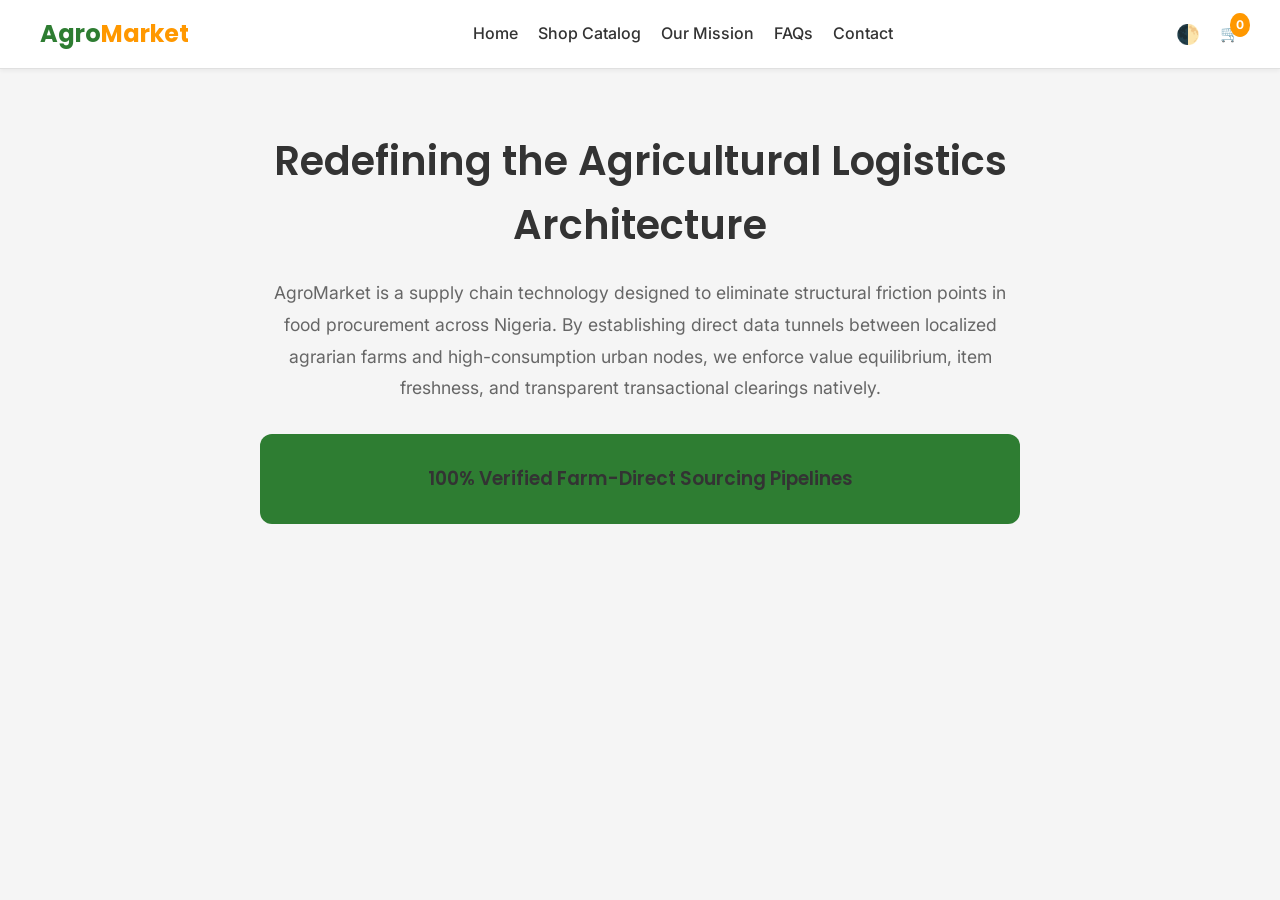
<file: about.html>
<!DOCTYPE html>
<html lang="en">
<head>
    <meta charset="UTF-8">
    <meta name="viewport" content="width=device-width, initial-scale=1.0">
    <title>Enterprise Vision - AgroMarket</title>
    <link rel="stylesheet" href="styles.css">
    <link rel="stylesheet" href="responsive.css">
</head>
<body>

    <header>
        <div class="container navbar">
            <a href="index.html" class="logo">Agro<span>Market</span></a>
            <ul class="nav-menu">
                <li><a href="index.html" class="nav-link">Home</a></li>
                <li><a href="products.html" class="nav-link">Shop Catalog</a></li>
                <li><a href="about.html" class="nav-link">Our Mission</a></li>
                <li><a href="faq.html" class="nav-link">FAQs</a></li>
                <li><a href="contact.html" class="nav-link">Contact</a></li>
            </ul>
            <div class="nav-actions">
                <span class="theme-toggle">🌓</span>
                <div class="cart-icon-wrapper" onclick="window.location.href='cart.html'">🛒<span class="cart-badge">0</span></div>
            </div>
        </div>
    </header>

    <main class="container" style="margin-top:60px; max-width:800px; text-align:center;">
        <h1 style="font-size:2.5rem; margin-bottom:20px;">Redefining the Agricultural Logistics Architecture</h1>
        <p style="font-size:1.1rem; color:var(--text-muted); line-height:1.8; margin-bottom:30px;">AgroMarket is a supply chain technology designed to eliminate structural friction points in food procurement across Nigeria. By establishing direct data tunnels between localized agrarian farms and high-consumption urban nodes, we enforce value equilibrium, item freshness, and transparent transactional clearings natively.</p>
        <div style="background:var(--primary-green); color:white; padding:30px; border-radius:12px;"><h3>100% Verified Farm-Direct Sourcing Pipelines</h3></div>
    </main>

    <script src="main.js"></script>
</body>
</html>
</file>
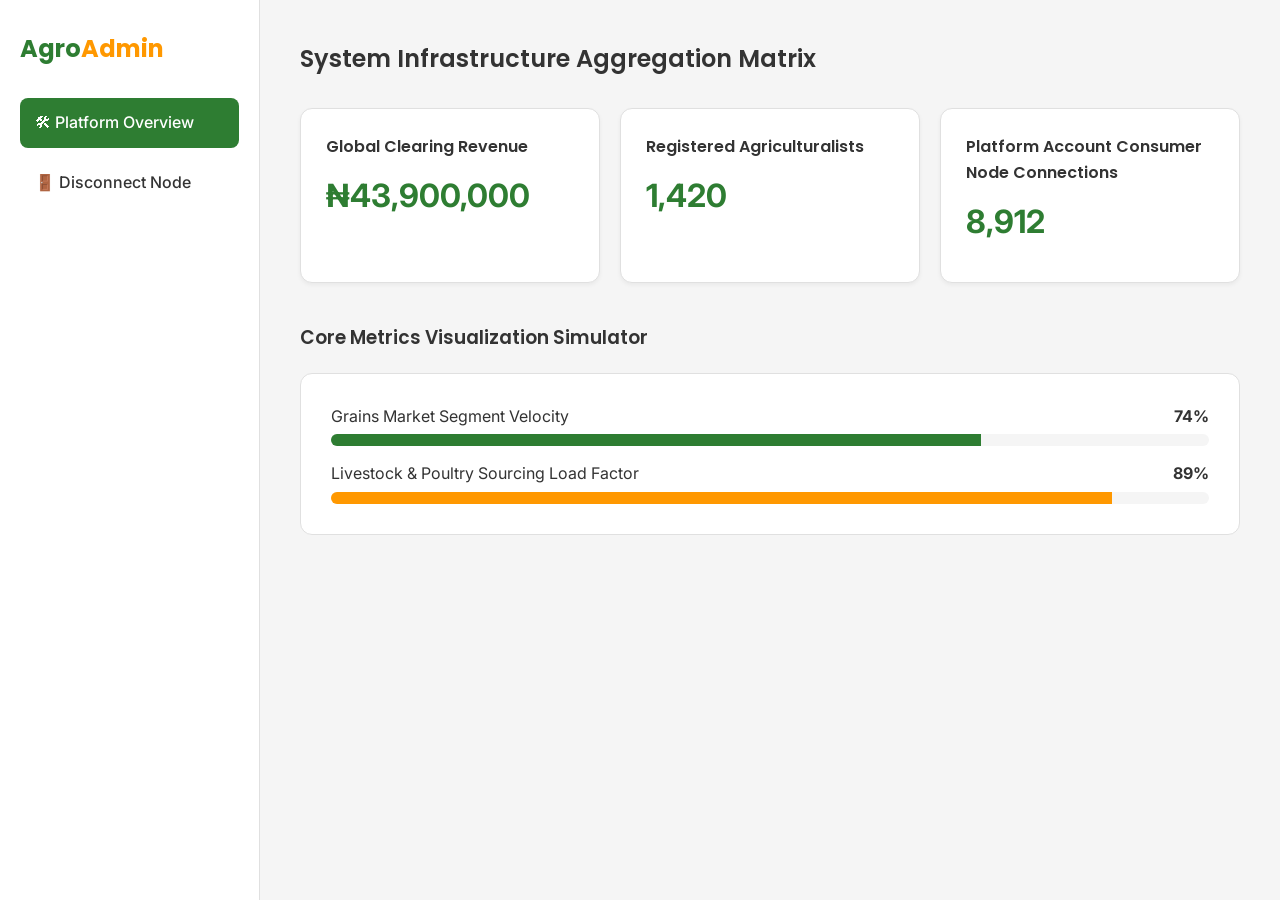
<file: admin-dashboard.html>
<!DOCTYPE html>
<html lang="en">
<head>
    <meta charset="UTF-8">
    <meta name="viewport" content="width=device-width, initial-scale=1.0">
    <title>Root Cluster System Operations Terminal</title>
    <link rel="stylesheet" href="styles.css">
    <link rel="stylesheet" href="dashboard.css">
    <link rel="stylesheet" href="responsive.css">
</head>
<body>

    <div class="dashboard-container">
        <aside class="sidebar">
            <div class="logo">Agro<span>Admin</span></div>
            <ul class="sidebar-menu">
                <li><a href="#" class="sidebar-link active">🛠 Platform Overview</a></li>
                <li><a href="index.html" class="sidebar-link">🚪 Disconnect Node</a></li>
            </ul>
        </aside>

        <main class="main-content">
            <h2>System Infrastructure Aggregation Matrix</h2>
            
            <div class="stats-grid" style="margin-top:30px;">
                <div class="stat-card">
                    <h4>Global Clearing Revenue</h4>
                    <div class="stat-val" data-target="43900000">₦0</div>
                </div>
                <div class="stat-card">
                    <h4>Registered Agriculturalists</h4>
                    <div class="stat-val" data-target="1420">0</div>
                </div>
                <div class="stat-card">
                    <h4>Platform Account Consumer Node Connections</h4>
                    <div class="stat-val" data-target="8912">0</div>
                </div>
            </div>

            <h3>Core Metrics Visualization Simulator</h3>
            <div style="background:var(--bg-white); padding:30px; border-radius:12px; margin-top:20px; border:1px solid var(--border-color)">
                <div style="margin-bottom:15px;">
                    <div style="display:flex; justify-content:space-between; margin-bottom:5px;"><span>Grains Market Segment Velocity</span><strong>74%</strong></div>
                    <div style="background:var(--bg-light); height:12px; border-radius:6px; overflow:hidden;"><div style="background:var(--primary-green); width:74%; height:100%"></div></div>
                </div>
                <div>
                    <div style="display:flex; justify-content:space-between; margin-bottom:5px;"><span>Livestock & Poultry Sourcing Load Factor</span><strong>89%</strong></div>
                    <div style="background:var(--bg-light); height:12px; border-radius:6px; overflow:hidden;"><div style="background:var(--secondary-orange); width:89%; height:100%"></div></div>
                </div>
            </div>
        </main>
    </div>

    <script src="main.js"></script>
    <script src="dashboard.js"></script>
</body>
</html>
</file>
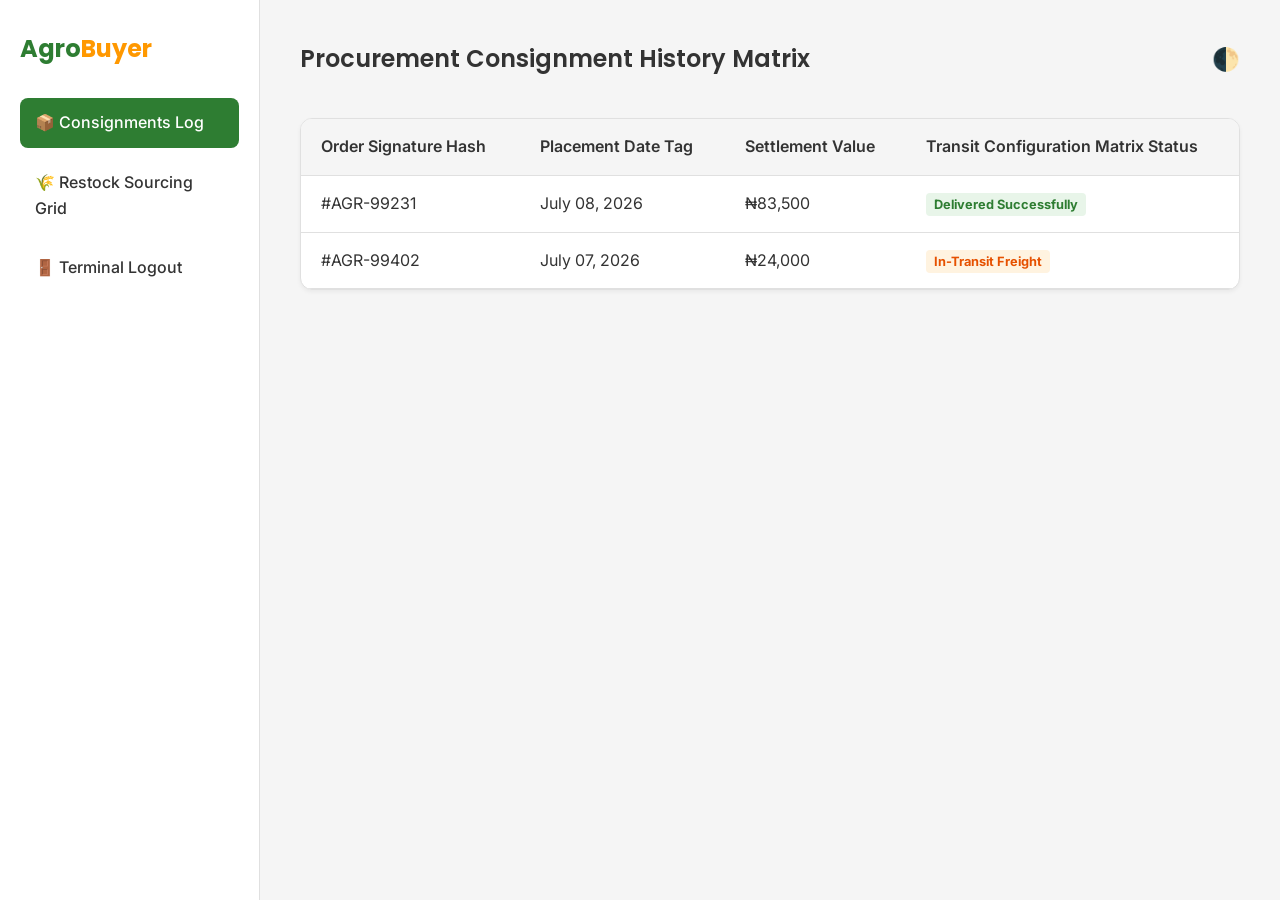
<file: buyer-dashboard.html>
<!DOCTYPE html>
<html lang="en">
<head>
    <meta charset="UTF-8">
    <meta name="viewport" content="width=device-width, initial-scale=1.0">
    <title>Consumer Procurement Ledger - AgroMarket</title>
    <link rel="stylesheet" href="styles.css">
    <link rel="stylesheet" href="dashboard.css">
    <link rel="stylesheet" href="responsive.css">
</head>
<body>

    <div class="dashboard-container">
        <aside class="sidebar">
            <div class="logo">Agro<span>Buyer</span></div>
            <ul class="sidebar-menu">
                <li><a href="#" class="sidebar-link active">📦 Consignments Log</a></li>
                <li><a href="products.html" class="sidebar-link">🌾 Restock Sourcing Grid</a></li>
                <li><a href="index.html" class="sidebar-link">🚪 Terminal Logout</a></li>
            </ul>
        </aside>

        <main class="main-content">
            <div style="display:flex; justify-content:space-between; align-items:center; margin-bottom:40px;">
                <h2>Procurement Consignment History Matrix</h2>
                <span class="theme-toggle" style="cursor:pointer; font-size:1.4rem;">🌓</span>
            </div>

            <div class="data-table-container">
                <table class="data-table">
                    <thead>
                        <tr>
                            <th>Order Signature Hash</th>
                            <th>Placement Date Tag</th>
                            <th>Settlement Value</th>
                            <th>Transit Configuration Matrix Status</th>
                        </tr>
                    </thead>
                    <tbody>
                        <tr>
                            <td>#AGR-99231</td>
                            <td>July 08, 2026</td>
                            <td>₦83,500</td>
                            <td><span class="badge-status status-success">Delivered Successfully</span></td>
                        </tr>
                        <tr>
                            <td>#AGR-99402</td>
                            <td>July 07, 2026</td>
                            <td>₦24,000</td>
                            <td><span class="badge-status status-pending">In-Transit Freight</span></td>
                        </tr>
                    </tbody>
                </table>
            </div>
        </main>
    </div>

    <script src="main.js"></script>
</body>
</html>
</file>
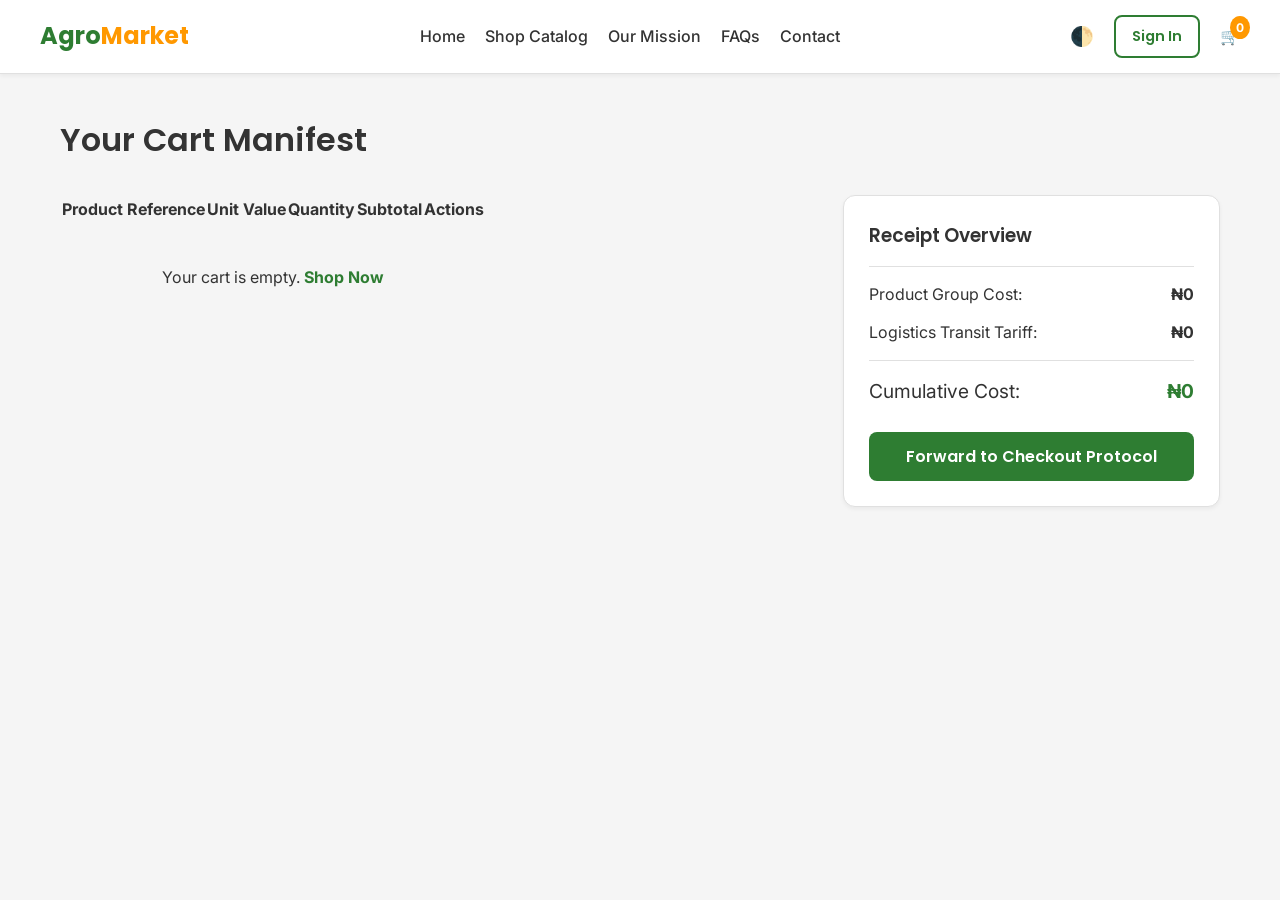
<file: cart.html>
<!DOCTYPE html>
<html lang="en">
<head>
    <meta charset="UTF-8">
    <meta name="viewport" content="width=device-width, initial-scale=1.0">
    <title>Transaction Manifest Storage - AgroMarket</title>
    <link rel="stylesheet" href="styles.css">
    <link rel="stylesheet" href="responsive.css">
</head>
<body>

    <header>
        <div class="container navbar">
            <a href="index.html" class="logo">Agro<span>Market</span></a>
            <ul class="nav-menu">
                <li><a href="index.html" class="nav-link">Home</a></li>
                <li><a href="products.html" class="nav-link">Shop Catalog</a></li>
                <li><a href="about.html" class="nav-link">Our Mission</a></li>
                <li><a href="faq.html" class="nav-link">FAQs</a></li>
                <li><a href="contact.html" class="nav-link">Contact</a></li>
            </ul>
            <div class="nav-actions">
                <span class="theme-toggle" title="Toggle Display State">🌓</span>
                <a href="login.html" class="btn btn-outline" style="padding:8px 16px; font-size:0.9rem;">Sign In</a>
                <div class="cart-icon-wrapper" onclick="window.location.href='cart.html'">
                    🛒<span class="cart-badge">0</span>
                </div>
            </div>
        </div>
    </header>

    <main class="container" style="margin-top:40px;">
        <h1 style="margin-bottom:30px;">Your Cart Manifest</h1>
        <div style="display:grid; grid-template-columns: 2fr 1fr; gap:30px; align-items:start;">
            <div class="data-table-container" style="margin:0;">
                <table class="data-table">
                    <thead>
                        <tr>
                            <th>Product Reference</th>
                            <th>Unit Value</th>
                            <th>Quantity</th>
                            <th>Subtotal</th>
                            <th>Actions</th>
                        </tr>
                    </thead>
                    <tbody id="cart-page-injection-target"></tbody>
                </table>
            </div>
            
            <div style="background:var(--bg-white); padding:25px; border-radius:12px; border:1px solid var(--border-color); box-shadow:var(--shadow-sm)">
                <h3 style="border-bottom:1px solid var(--border-color); padding-bottom:15px; margin-bottom:15px;">Receipt Overview</h3>
                <div style="display:flex; justify-content:space-between; margin-bottom:12px;">
                    <span>Product Group Cost:</span><strong id="cart-subtotal">₦0</strong>
                </div>
                <div style="display:flex; justify-content:space-between; margin-bottom:12px;">
                    <span>Logistics Transit Tariff:</span><strong id="cart-shipping">₦0</strong>
                </div>
                <hr style="border:0; border-top:1px solid var(--border-color); margin:15px 0;">
                <div style="display:flex; justify-content:space-between; margin-bottom:25px; font-size:1.2rem;">
                    <span>Cumulative Cost:</span><strong id="cart-total" style="color:var(--primary-green)">₦0</strong>
                </div>
                <button class="btn btn-primary" style="width:100%" onclick="window.location.href='checkout.html'">Forward to Checkout Protocol</button>
            </div>
        </div>
    </main>

    <script src="products.js"></script>
    <script src="cart.js"></script>
    <script src="main.js"></script>
    <script>
        document.addEventListener('DOMContentLoaded', () => CartEngine.renderCartPage());
    </script>
</body>
</html>
</file>
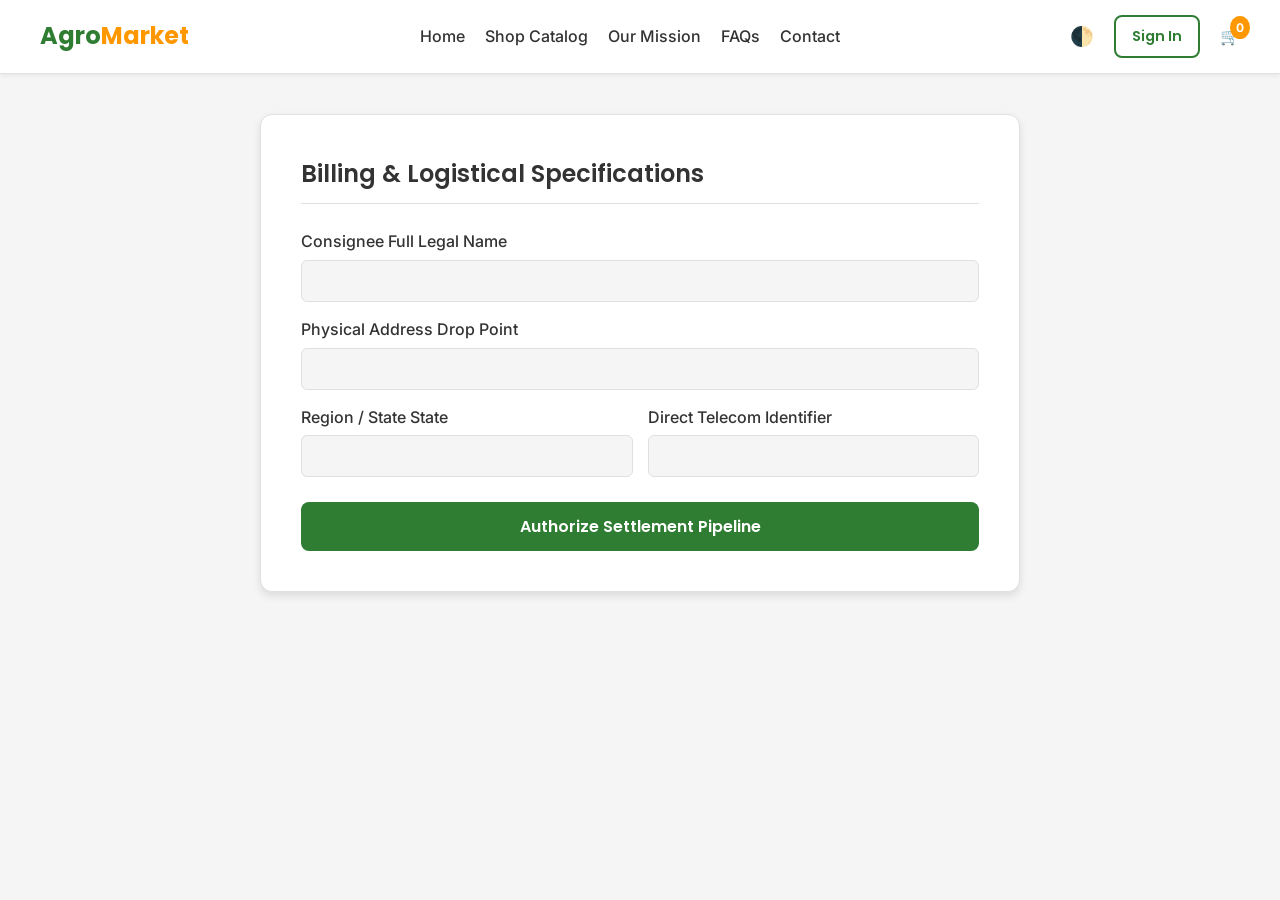
<file: checkout.html>
<!DOCTYPE html>
<html lang="en">
<head>
    <meta charset="UTF-8">
    <meta name="viewport" content="width=device-width, initial-scale=1.0">
    <title>Settle Order Process - AgroMarket</title>
    <link rel="stylesheet" href="styles.css">
    <link rel="stylesheet" href="responsive.css">
</head>
<body>

    <header>
        <div class="container navbar">
            <a href="index.html" class="logo">Agro<span>Market</span></a>
            <ul class="nav-menu">
                <li><a href="index.html" class="nav-link">Home</a></li>
                <li><a href="products.html" class="nav-link">Shop Catalog</a></li>
                <li><a href="about.html" class="nav-link">Our Mission</a></li>
                <li><a href="faq.html" class="nav-link">FAQs</a></li>
                <li><a href="contact.html" class="nav-link">Contact</a></li>
            </ul>
            <div class="nav-actions">
                <span class="theme-toggle" title="Toggle Display State">🌓</span>
                <a href="login.html" class="btn btn-outline" style="padding:8px 16px; font-size:0.9rem;">Sign In</a>
                <div class="cart-icon-wrapper" onclick="window.location.href='cart.html'">
                    🛒<span class="cart-badge">0</span>
                </div>
            </div>
        </div>
    </header>

    <main class="container" style="margin-top:40px; max-width:800px;">
        <div style="background:var(--bg-white); padding:40px; border-radius:12px; border:1px solid var(--border-color); box-shadow:var(--shadow-md);">
            <h2 style="margin-bottom:25px; border-bottom:1px solid var(--border-color); padding-bottom:10px;">Billing & Logistical Specifications</h2>
            <form id="checkout-form" onsubmit="event.preventDefault(); window.Toast.show('Order successfully written into standard supply logistics pipelines!'); localStorage.removeItem('agro_cart'); setTimeout(()=>window.location.href='buyer-dashboard.html', 1500);">
                <div style="margin-bottom:15px;">
                    <label style="display:block; margin-bottom:5px; font-weight:500;">Consignee Full Legal Name</label>
                    <input type="text" required style="width:100%; padding:10px; border-radius:6px; border:1px solid var(--border-color); background:var(--bg-light); color:var(--text-dark);">
                </div>
                <div style="margin-bottom:15px;">
                    <label style="display:block; margin-bottom:5px; font-weight:500;">Physical Address Drop Point</label>
                    <input type="text" required style="width:100%; padding:10px; border-radius:6px; border:1px solid var(--border-color); background:var(--bg-light); color:var(--text-dark);">
                </div>
                <div style="grid-template-columns:1fr 1fr; display:grid; gap:15px; margin-bottom:25px;">
                    <div>
                        <label style="display:block; margin-bottom:5px; font-weight:500;">Region / State State</label>
                        <input type="text" required style="width:100%; padding:10px; border-radius:6px; border:1px solid var(--border-color); background:var(--bg-light); color:var(--text-dark);">
                    </div>
                    <div>
                        <label style="display:block; margin-bottom:5px; font-weight:500;">Direct Telecom Identifier</label>
                        <input type="tel" required style="width:100%; padding:10px; border-radius:6px; border:1px solid var(--border-color); background:var(--bg-light); color:var(--text-dark);">
                    </div>
                </div>
                <button type="submit" class="btn btn-primary" style="width:100%">Authorize Settlement Pipeline</button>
            </form>
        </div>
    </main>

    <script src="products.js"></script>
    <script src="cart.js"></script>
    <script src="main.js"></script>
</body>
</html>
</file>
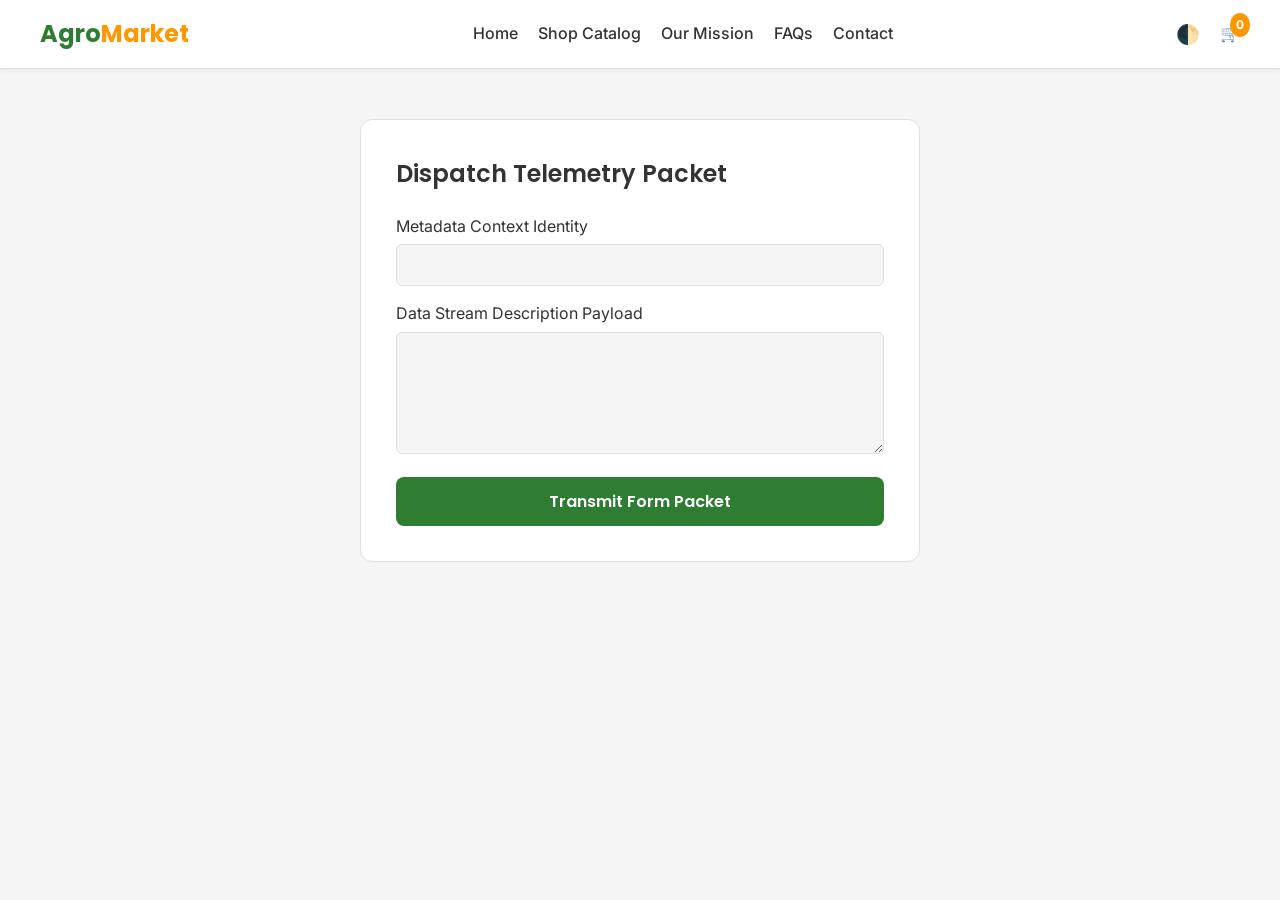
<file: contact.html>
<!DOCTYPE html>
<html lang="en">
<head>
    <meta charset="UTF-8">
    <meta name="viewport" content="width=device-width, initial-scale=1.0">
    <title>System Interface Comms Link - AgroMarket</title>
    <link rel="stylesheet" href="styles.css">
    <link rel="stylesheet" href="responsive.css">
</head>
<body>

    <header>
        <div class="container navbar">
            <a href="index.html" class="logo">Agro<span>Market</span></a>
            <ul class="nav-menu">
                <li><a href="index.html" class="nav-link">Home</a></li>
                <li><a href="products.html" class="nav-link">Shop Catalog</a></li>
                <li><a href="about.html" class="nav-link">Our Mission</a></li>
                <li><a href="faq.html" class="nav-link">FAQs</a></li>
                <li><a href="contact.html" class="nav-link">Contact</a></li>
            </ul>
            <div class="nav-actions">
                <span class="theme-toggle">🌓</span>
                <div class="cart-icon-wrapper" onclick="window.location.href='cart.html'">🛒<span class="cart-badge">0</span></div>
            </div>
        </div>
    </header>

    <main class="container" style="margin-top:50px; max-width:600px;">
        <div style="background:var(--bg-white); padding:35px; border-radius:12px; border:1px solid var(--border-color)">
            <h2 style="margin-bottom:20px;">Dispatch Telemetry Packet</h2>
            <form onsubmit="event.preventDefault(); window.Toast.show('Message successfully injected into technical queue support logs!'); this.reset();">
                <div style="margin-bottom:15px;">
                    <label style="display:block; margin-bottom:5px;">Metadata Context Identity</label>
                    <input type="text" required style="width:100%; padding:10px; border-radius:6px; border:1px solid var(--border-color); background:var(--bg-light); color:var(--text-dark);">
                </div>
                <div style="margin-bottom:15px;">
                    <label style="display:block; margin-bottom:5px;">Data Stream Description Payload</label>
                    <textarea required rows="5" style="width:100%; padding:10px; border-radius:6px; border:1px solid var(--border-color); background:var(--bg-light); color:var(--text-dark); font-family:inherit;"></textarea>
                </div>
                <button type="submit" class="btn btn-primary" style="width:100%">Transmit Form Packet</button>
            </form>
        </div>
    </main>

    <script src="main.js"></script>
</body>
</html>
</file>
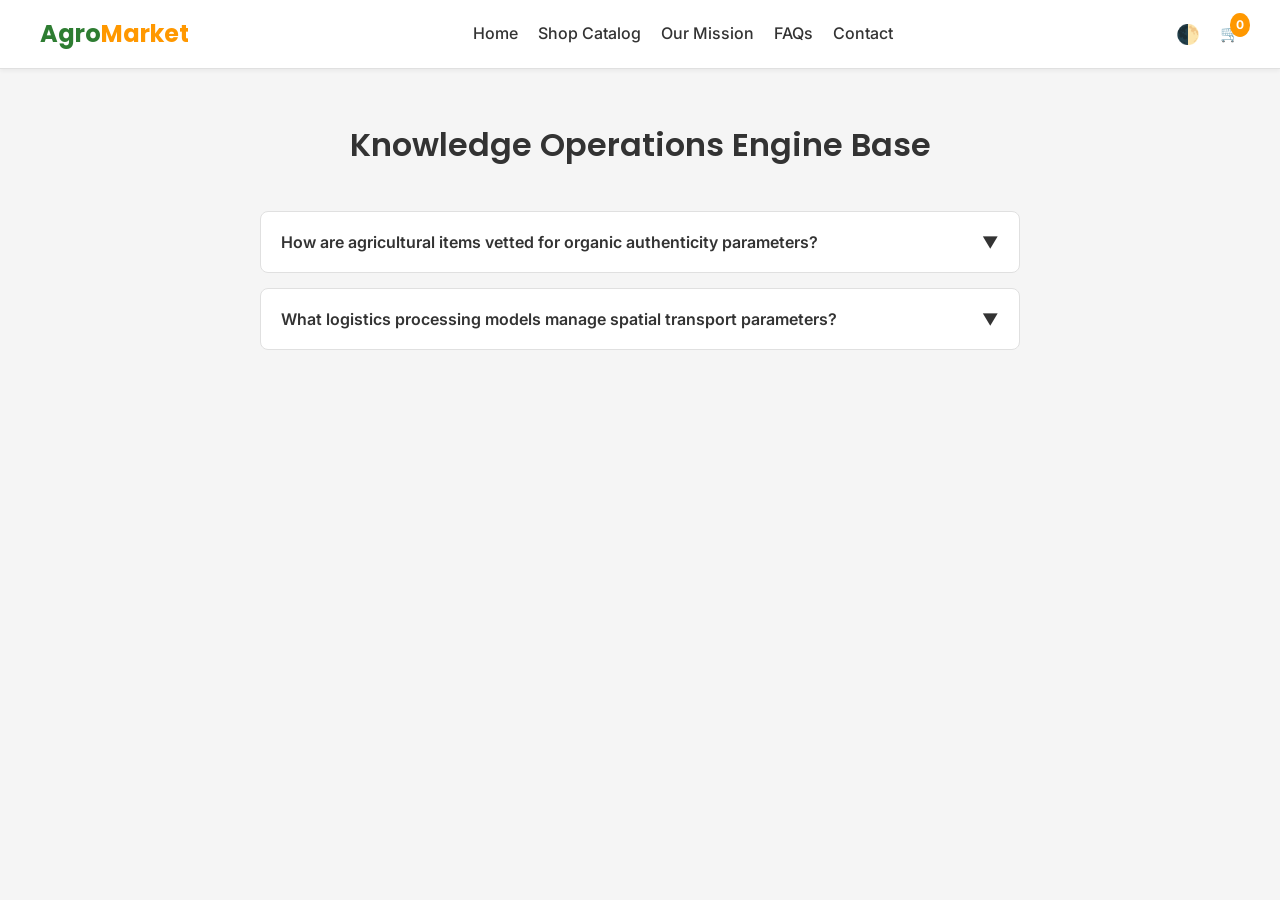
<file: faq.html>
<!DOCTYPE html>
<html lang="en">
<head>
    <meta charset="UTF-8">
    <meta name="viewport" content="width=device-width, initial-scale=1.0">
    <title>Platform Documentation Accordion - AgroMarket</title>
    <link rel="stylesheet" href="styles.css">
    <link rel="stylesheet" href="responsive.css">
    <style>
        .faq-item { background: var(--bg-white); border:1px solid var(--border-color); border-radius:8px; margin-bottom:15px; overflow:hidden; }
        .faq-trigger { padding:20px; width:100%; text-align:left; background:none; border:none; font-weight:600; cursor:pointer; color:var(--text-dark); display:flex; justify-content:space-between; }
        .faq-content { padding:0 20px; max-height:0; overflow:hidden; transition: all 0.3s cubic-bezier(0,1,0,1); color:var(--text-muted); }
        .faq-item.active .faq-content { max-height:1000px; padding:0 20px 20px 20px; }
    </style>
</head>
<body>

    <header>
        <div class="container navbar">
            <a href="index.html" class="logo">Agro<span>Market</span></a>
            <ul class="nav-menu">
                <li><a href="index.html" class="nav-link">Home</a></li>
                <li><a href="products.html" class="nav-link">Shop Catalog</a></li>
                <li><a href="about.html" class="nav-link">Our Mission</a></li>
                <li><a href="faq.html" class="nav-link">FAQs</a></li>
                <li><a href="contact.html" class="nav-link">Contact</a></li>
            </ul>
            <div class="nav-actions">
                <span class="theme-toggle">🌓</span>
                <div class="cart-icon-wrapper" onclick="window.location.href='cart.html'">🛒<span class="cart-badge">0</span></div>
            </div>
        </div>
    </header>

    <main class="container" style="margin-top:50px; max-width:800px;">
        <h1 style="text-align:center; margin-bottom:40px;">Knowledge Operations Engine Base</h1>
        
        <div class="faq-item">
            <button class="faq-trigger"><span>How are agricultural items vetted for organic authenticity parameters?</span><span>▼</span></button>
            <div class="faq-content"><p>Our decentralized regional field operations units perform hardware testing protocols and spatial inspection analysis on soil layers before updating producer metadata profile scopes.</p></div>
        </div>
        <div class="faq-item">
            <button class="faq-trigger"><span>What logistics processing models manage spatial transport parameters?</span><span>▼</span></button>
            <div class="faq-content"><p>Consignments utilize temperature-stabilized payload compartments routed via intelligent geographic array matrices to minimize standard product degradation windows completely.</p></div>
        </div>
    </main>

    <script src="main.js"></script>
</body>
</html>
</file>
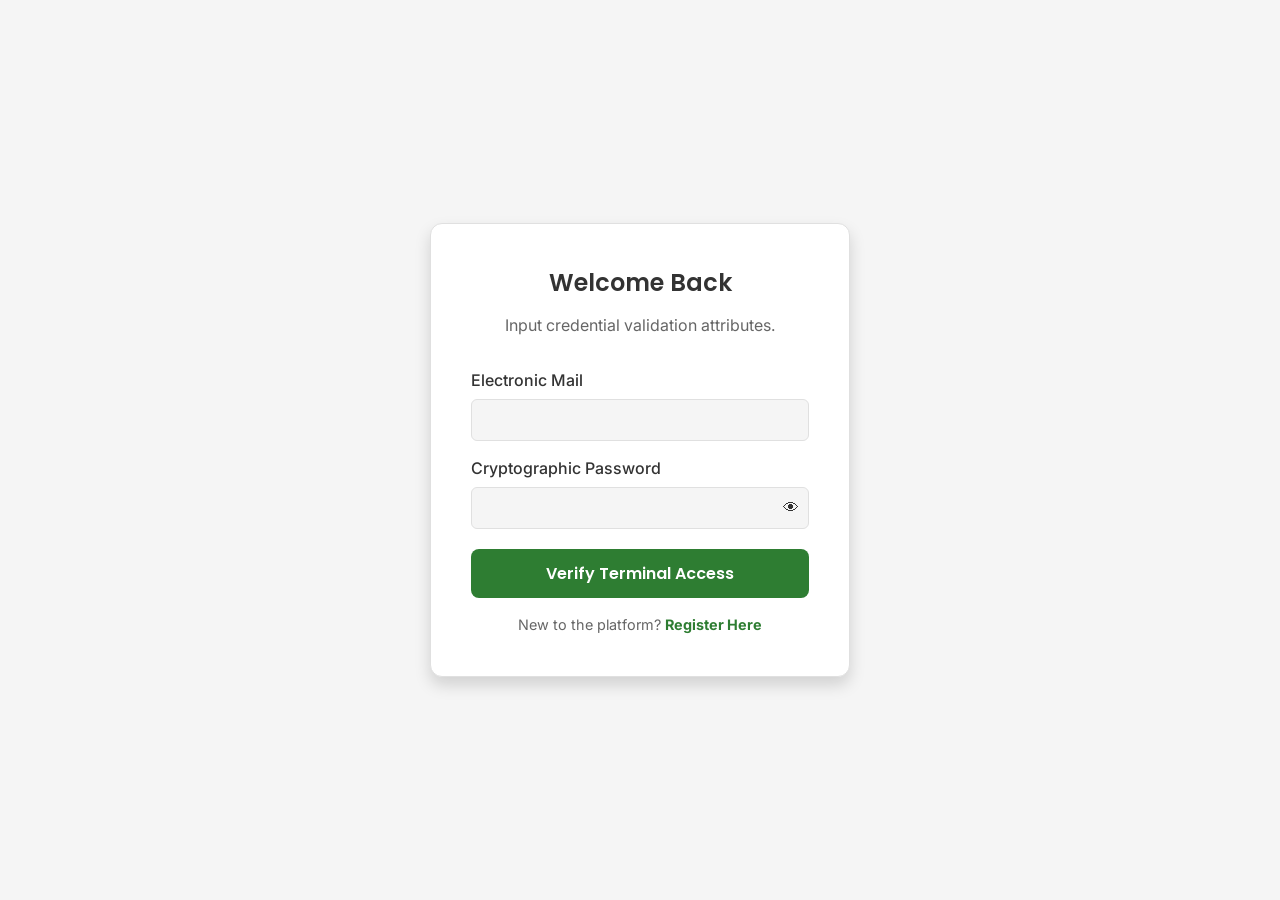
<file: login.html>
<!DOCTYPE html>
<html lang="en">
<head>
    <meta charset="UTF-8">
    <meta name="viewport" content="width=device-width, initial-scale=1.0">
    <title>Portal Access Security Node - AgroMarket</title>
    <link rel="stylesheet" href="styles.css">
    <link rel="stylesheet" href="responsive.css">
</head>
<body>
    <main style="min-height:100vh; display:flex; align-items:center; justify-content:center; background-color:var(--bg-light);">
        <div style="background:var(--bg-white); padding:40px; border-radius:12px; border:1px solid var(--border-color); max-width:420px; width:90%; box-shadow:var(--shadow-lg);">
            <h2 style="text-align:center; margin-bottom:10px;">Welcome Back</h2>
            <p style="text-align:center; color:var(--text-muted); margin-bottom:30px;">Input credential validation attributes.</p>
            
            <form id="login-form" onsubmit="AuthController.validateLogin(event)">
                <div style="margin-bottom:15px;">
                    <label style="display:block; margin-bottom:5px; font-weight:500;">Electronic Mail</label>
                    <input type="email" id="login-email" required style="width:100%; padding:10px; border-radius:6px; border:1px solid var(--border-color); background:var(--bg-light); color:var(--text-dark);">
                </div>
                <div style="margin-bottom:20px; position:relative;">
                    <label style="display:block; margin-bottom:5px; font-weight:500;">Cryptographic Password</label>
                    <input type="password" id="login-password" required style="width:100%; padding:10px; border-radius:6px; border:1px solid var(--border-color); background:var(--bg-light); color:var(--text-dark);">
                    <span onclick="AuthController.togglePassword('login-password')" style="position:absolute; right:10px; bottom:8px; cursor:pointer;">👁</span>
                </div>
                <button type="submit" class="btn btn-primary" style="width:100%; margin-bottom:15px;">Verify Terminal Access</button>
            </form>
            <p style="font-size:0.9rem; text-align:center; color:var(--text-muted)">New to the platform? <a href="register.html" style="color:var(--primary-green); font-weight:bold;">Register Here</a></p>
        </div>
    </main>
    <script src="main.js"></script>
    <script src="auth.js"></script>
</body>
</html>
</file>
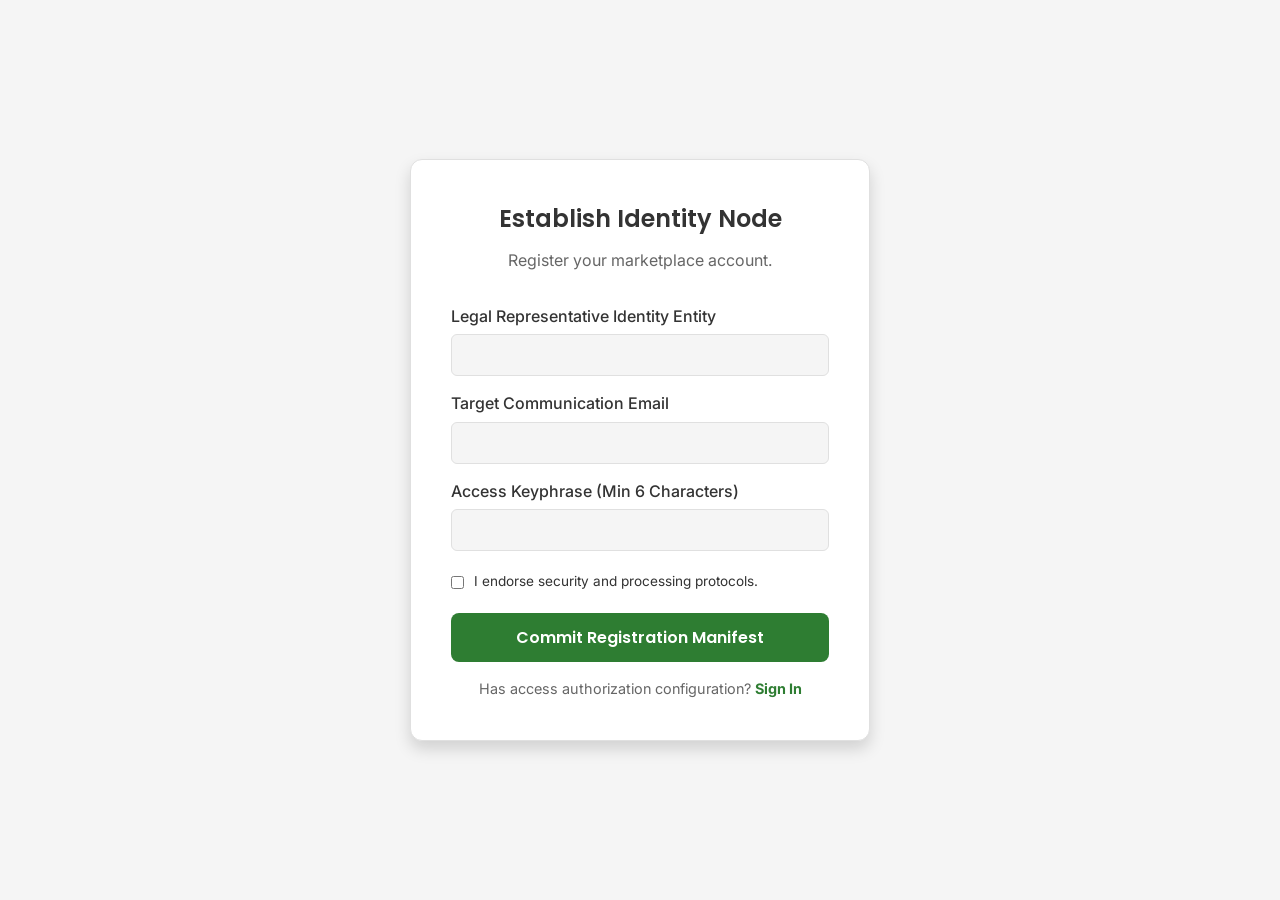
<file: register.html>
<!DOCTYPE html>
<html lang="en">
<head>
    <meta charset="UTF-8">
    <meta name="viewport" content="width=device-width, initial-scale=1.0">
    <title>Create Marketplace Persona - AgroMarket</title>
    <link rel="stylesheet" href="styles.css">
    <link rel="stylesheet" href="responsive.css">
</head>
<body>
    <main style="min-height:100vh; display:flex; align-items:center; justify-content:center; background-color:var(--bg-light);">
        <div style="background:var(--bg-white); padding:40px; border-radius:12px; border:1px solid var(--border-color); max-width:460px; width:90%; box-shadow:var(--shadow-lg);">
            <h2 style="text-align:center; margin-bottom:10px;">Establish Identity Node</h2>
            <p style="text-align:center; color:var(--text-muted); margin-bottom:30px;">Register your marketplace account.</p>
            
            <form id="register-form" onsubmit="AuthController.validateRegister(event)">
                <div style="margin-bottom:15px;">
                    <label style="display:block; margin-bottom:5px; font-weight:500;">Legal Representative Identity Entity</label>
                    <input type="text" id="reg-name" required style="width:100%; padding:10px; border-radius:6px; border:1px solid var(--border-color); background:var(--bg-light); color:var(--text-dark);">
                </div>
                <div style="margin-bottom:15px;">
                    <label style="display:block; margin-bottom:5px; font-weight:500;">Target Communication Email</label>
                    <input type="email" id="reg-email" required style="width:100%; padding:10px; border-radius:6px; border:1px solid var(--border-color); background:var(--bg-light); color:var(--text-dark);">
                </div>
                <div style="margin-bottom:20px;">
                    <label style="display:block; margin-bottom:5px; font-weight:500;">Access Keyphrase (Min 6 Characters)</label>
                    <input type="password" id="reg-password" required style="width:100%; padding:10px; border-radius:6px; border:1px solid var(--border-color); background:var(--bg-light); color:var(--text-dark);">
                </div>
                <div style="margin-bottom:20px; display:flex; gap:10px; align-items:center;">
                    <input type="checkbox" id="reg-terms" required>
                    <label for="reg-terms" style="font-size:0.85rem;">I endorse security and processing protocols.</label>
                </div>
                <button type="submit" class="btn btn-primary" style="width:100%; margin-bottom:15px;">Commit Registration Manifest</button>
            </form>
            <p style="font-size:0.9rem; text-align:center; color:var(--text-muted)">Has access authorization configuration? <a href="login.html" style="color:var(--primary-green); font-weight:bold;">Sign In</a></p>
        </div>
    </main>
    <script src="main.js"></script>
    <script src="auth.js"></script>
</body>
</html>
</file>
<file: styles.css>
/* ==========================================================================
   AGROMARKET GLOBAL STYLESHEET - style.css
   ========================================================================== */

@import url('https://fonts.googleapis.com/css2?family=Inter:wght@300;400;500;600&family=Poppins:wght@400;500;600;700&display=swap');

:root {
    --primary-green: #2E7D32;
    --primary-light: #4CAF50;
    --secondary-orange: #FF9800;
    --accent-yellow: #FBC02D;
    --bg-white: #FFFFFF;
    --bg-light: #F5F5F5;
    --text-dark: #333333;
    --text-muted: #666666;
    --border-color: #E0E0E0;
    --success: #4CAF50;
    --error: #D32F2F;
    --shadow-sm: 0 2px 4px rgba(0,0,0,0.05);
    --shadow-md: 0 4px 8px rgba(0,0,0,0.1);
    --shadow-lg: 0 8px 16px rgba(0,0,0,0.15);
    --radius-sm: 4px;
    --radius-md: 8px;
    --radius-lg: 12px;
    --transition: all 0.3s cubic-bezier(0.25, 0.8, 0.25, 1);
    --font-headings: 'Poppins', sans-serif;
    --font-body: 'Inter', sans-serif;
}

[data-theme="dark"] {
    --bg-white: #121212;
    --bg-light: #1E1E1E;
    --text-dark: #E0E0E0;
    --text-muted: #A0A0A0;
    --border-color: #333333;
}

* {
    box-sizing: border-box;
    margin: 0;
    padding: 0;
}

body {
    font-family: var(--font-body);
    background-color: var(--bg-light);
    color: var(--text-dark);
    line-height: 1.6;
    overflow-x: hidden;
    transition: background-color 0.3s ease, color 0.3s ease;
}

h1, h2, h3, h4, h5, h6 {
    font-family: var(--font-headings);
    font-weight: 600;
    color: var(--text-dark);
}

a {
    text-decoration: none;
    color: inherit;
    transition: var(--transition);
}

img {
    max-width: 100%;
    height: auto;
    display: block;
}

button, input, select, textarea {
    font-family: inherit;
    font-size: 1rem;
    outline: none;
}

/* Custom Scrollbar */
::-webkit-scrollbar {
    width: 8px;
}
::-webkit-scrollbar-track {
    background: var(--bg-light);
}
::-webkit-scrollbar-thumb {
    background: var(--primary-green);
    border-radius: var(--radius-md);
}

/* Reusable UI Components */
.container {
    width: 100%;
    max-width: 1200px;
    margin: 0 auto;
    padding: 0 20px;
}

.btn {
    display: inline-flex;
    align-items: center;
    justify-content: center;
    padding: 12px 24px;
    border-radius: var(--radius-md);
    font-family: var(--font-headings);
    font-weight: 600;
    cursor: pointer;
    border: none;
    transition: var(--transition);
    gap: 8px;
}

.btn-primary {
    background-color: var(--primary-green);
    color: #fff;
}
.btn-primary:hover {
    background-color: #1B5E20;
    transform: translateY(-2px);
    box-shadow: var(--shadow-md);
}

.btn-secondary {
    background-color: var(--secondary-orange);
    color: #fff;
}
.btn-secondary:hover {
    background-color: #E65100;
    transform: translateY(-2px);
    box-shadow: var(--shadow-md);
}

.btn-outline {
    background-color: transparent;
    border: 2px solid var(--primary-green);
    color: var(--primary-green);
}
.btn-outline:hover {
    background-color: var(--primary-green);
    color: #fff;
}

/* Navigation Layout */
header {
    position: sticky;
    top: 0;
    z-index: 1000;
    background-color: var(--bg-white);
    box-shadow: var(--shadow-sm);
    border-bottom: 1px solid var(--border-color);
}

.navbar {
    display: flex;
    align-items: center;
    justify-content: space-between;
    padding: 15px 0;
}

.logo {
    font-family: var(--font-headings);
    font-size: 1.5rem;
    font-weight: 700;
    color: var(--primary-green);
}
.logo span { color: var(--secondary-orange); }

.search-bar-container {
    flex: 0 1 500px;
    display: flex;
    position: relative;
}

.search-bar-container input {
    width: 100%;
    padding: 10px 15px;
    border: 1px solid var(--border-color);
    border-radius: var(--radius-md) 0 0 var(--radius-md);
    background-color: var(--bg-light);
    color: var(--text-dark);
}

.search-bar-container button {
    padding: 0 20px;
    background-color: var(--primary-green);
    color: white;
    border: none;
    border-radius: 0 var(--radius-md) var(--radius-md) 0;
    cursor: pointer;
}

.nav-actions {
    display: flex;
    align-items: center;
    gap: 20px;
}

.nav-menu {
    display: flex;
    gap: 20px;
    list-style: none;
}

.nav-link {
    font-weight: 500;
    position: relative;
    padding-bottom: 4px;
}

.nav-link::after {
    content: '';
    position: absolute;
    bottom: 0;
    left: 0;
    width: 0;
    height: 2px;
    background-color: var(--secondary-orange);
    transition: var(--transition);
}

.nav-link:hover::after {
    width: 100%;
}

.cart-icon-wrapper {
    position: relative;
    cursor: pointer;
}

.cart-badge {
    position: absolute;
    top: -8px;
    right: -10px;
    background-color: var(--secondary-orange);
    color: white;
    font-size: 0.75rem;
    padding: 2px 6px;
    border-radius: 50%;
    font-weight: bold;
}

/* Global Product Card Pattern */
.product-grid {
    display: grid;
    grid-template-columns: repeat(auto-fill, minmax(240px, 1fr));
    gap: 25px;
    margin: 30px 0;
}

.product-card {
    background-color: var(--bg-white);
    border-radius: var(--radius-lg);
    box-shadow: var(--shadow-sm);
    overflow: hidden;
    position: relative;
    transition: var(--transition);
    border: 1px solid var(--border-color);
    display: flex;
    flex-direction: column;
}

.product-card:hover {
    transform: translateY(-5px);
    box-shadow: var(--shadow-lg);
}

.product-badge {
    position: absolute;
    top: 12px;
    left: 12px;
    background-color: var(--secondary-orange);
    color: white;
    padding: 4px 8px;
    font-size: 0.75rem;
    font-weight: bold;
    border-radius: var(--radius-sm);
    z-index: 2;
}

.wishlist-btn {
    position: absolute;
    top: 12px;
    right: 12px;
    background: var(--bg-white);
    border: none;
    width: 32px;
    height: 32px;
    border-radius: 50%;
    display: flex;
    align-items: center;
    justify-content: center;
    cursor: pointer;
    box-shadow: var(--shadow-sm);
    z-index: 2;
    transition: var(--transition);
}

.wishlist-btn:hover {
    color: var(--error);
}

.product-img-wrapper {
    width: 100%;
    height: 200px;
    overflow: hidden;
    background-color: #f9f9f9;
}

.product-img-wrapper img {
    width: 100%;
    height: 100%;
    object-fit: cover;
    transition: var(--transition);
}

.product-card:hover .product-img-wrapper img {
    transform: scale(1.08);
}

.product-info {
    padding: 15px;
    display: flex;
    flex-direction: column;
    flex-grow: 1;
}

.product-cat {
    font-size: 0.8rem;
    color: var(--primary-green);
    text-transform: uppercase;
    font-weight: 600;
    margin-bottom: 5px;
}

.product-title {
    font-size: 1rem;
    margin-bottom: 8px;
    color: var(--text-dark);
    height: 44px;
    display: -webkit-box;
    -webkit-box-orient: vertical;
    overflow: hidden;
}

.product-meta {
    font-size: 0.8rem;
    color: var(--text-muted);
    margin-bottom: 10px;
}

.product-pricing-row {
    display: flex;
    justify-content: space-between;
    align-items: center;
    margin-top: auto;
    padding-top: 10px;
}

.product-price {
    font-size: 1.2rem;
    font-weight: 700;
    color: var(--primary-green);
}

.product-actions {
    display: grid;
    grid-template-columns: 1fr 1fr;
    gap: 10px;
    padding: 0 15px 15px 15px;
}

/* Modals */
.modal {
    position: fixed;
    top: 0;
    left: 0;
    width: 100%;
    height: 100%;
    background-color: rgba(0,0,0,0.5);
    display: flex;
    align-items: center;
    justify-content: center;
    opacity: 0;
    pointer-events: none;
    transition: opacity 0.3s ease;
    z-index: 2000;
}

.modal.active {
    opacity: 1;
    pointer-events: auto;
}

.modal-content {
    background-color: var(--bg-white);
    padding: 30px;
    border-radius: var(--radius-lg);
    max-width: 600px;
    width: 90%;
    position: relative;
    transform: translateY(-20px);
    transition: transform 0.3s ease;
}

.modal.active .modal-content {
    transform: translateY(0);
}

.close-modal {
    position: absolute;
    top: 15px;
    right: 15px;
    font-size: 1.5rem;
    cursor: pointer;
}

/* Floating widgets */
.theme-toggle {
    cursor: pointer;
    font-size: 1.2rem;
}

.floating-chat {
    position: fixed;
    bottom: 30px;
    right: 30px;
    background-color: var(--primary-green);
    color: white;
    width: 50px;
    height: 50px;
    border-radius: 50%;
    display: flex;
    align-items: center;
    justify-content: center;
    box-shadow: var(--shadow-lg);
    cursor: pointer;
    z-index: 999;
}

.back-to-top {
    position: fixed;
    bottom: 95px;
    right: 30px;
    background-color: var(--secondary-orange);
    color: white;
    width: 40px;
    height: 40px;
    border-radius: 50%;
    display: flex;
    align-items: center;
    justify-content: center;
    box-shadow: var(--shadow-md);
    cursor: pointer;
    opacity: 0;
    visibility: hidden;
    transition: var(--transition);
    z-index: 999;
}

.back-to-top.show {
    opacity: 1;
    visibility: visible;
}

/* Footer Section */
footer {
    background-color: #1B5E20;
    color: #f5f5f5;
    padding: 60px 0 20px 0;
    margin-top: 60px;
}

.footer-grid {
    display: grid;
    grid-template-columns: repeat(auto-fit, minmax(220px, 1fr));
    gap: 40px;
    margin-bottom: 40px;
}

.footer-col h3 {
    color: #fff;
    margin-bottom: 20px;
    position: relative;
}

.footer-col h3::after {
    content: '';
    position: absolute;
    bottom: -6px;
    left: 0;
    width: 35px;
    height: 3px;
    background-color: var(--secondary-orange);
}

.footer-col ul {
    list-style: none;
}

.footer-col ul li {
    margin-bottom: 12px;
}

.footer-col ul li a:hover {
    color: var(--secondary-orange);
    padding-left: 5px;
}

.footer-bottom {
    text-align: center;
    padding-top: 20px;
    border-top: 1px solid rgba(255,255,255,0.1);
    font-size: 0.9rem;
}

/* Toast System */
#toast-container {
    position: fixed;
    top: 20px;
    right: 20px;
    z-index: 3000;
}

.toast {
    background-color: var(--bg-white);
    color: var(--text-dark);
    padding: 15px 25px;
    border-radius: var(--radius-md);
    box-shadow: var(--shadow-lg);
    margin-bottom: 10px;
    border-left: 5px solid var(--primary-green);
    display: flex;
    align-items: center;
    gap: 10px;
    animation: slideIn 0.3s ease forwards;
}

.toast.error {
    border-left-color: var(--error);
}

@keyframes slideIn {
    from { transform: translateX(100%); opacity: 0; }
    to { transform: translateX(0); opacity: 1; }
}
</file>
<file: responsive.css>
/* ==========================================================================
   AGROMARKET RESPONSIVE BREAKPOINTS - responsive.css
   ========================================================================== */

@media (max-width: 992px) {
    .navbar {
        flex-wrap: wrap;
        gap: 15px;
    }
    .search-bar-container {
        order: 3;
        flex: 1 1 100%;
    }
    .nav-menu {
        display: none; /* Managed by JS responsive toggle */
    }
    .hero-section {
        flex-direction: column;
        text-align: center;
    }
}

@media (max-width: 768px) {
    .product-grid {
        grid-template-columns: repeat(auto-fill, minmax(180px, 1fr));
        gap: 15px;
    }
    .product-actions {
        grid-template-columns: 1fr;
    }
    .footer-grid {
        grid-template-columns: 1fr;
    }
    .dashboard-container {
        grid-template-columns: 1fr;
    }
}

@media (max-width: 480px) {
    .btn {
        width: 100%;
    }
    .product-grid {
        grid-template-columns: 1fr;
    }
}
</file>
<file: dashboard.css>
/* ==========================================================================
   AGROMARKET DASHBOARD LAYOUTS - dashboard.css
   ========================================================================== */

.dashboard-container {
    display: grid;
    grid-template-columns: 260px 1fr;
    min-height: 100vh;
}

.sidebar {
    background-color: var(--bg-white);
    border-right: 1px solid var(--border-color);
    padding: 30px 20px;
    display: flex;
    flex-direction: column;
    gap: 30px;
}

.sidebar-menu {
    list-style: none;
    display: flex;
    flex-direction: column;
    gap: 10px;
}

.sidebar-link {
    display: flex;
    align-items: center;
    gap: 12px;
    padding: 12px 15px;
    border-radius: var(--radius-md);
    font-weight: 500;
    transition: var(--transition);
}

.sidebar-link.active, .sidebar-link:hover {
    background-color: var(--primary-green);
    color: white;
}

.main-content {
    padding: 40px;
    background-color: var(--bg-light);
}

.stats-grid {
    display: grid;
    grid-template-columns: repeat(auto-fit, minmax(220px, 1fr));
    gap: 20px;
    margin-bottom: 40px;
}

.stat-card {
    background-color: var(--bg-white);
    padding: 25px;
    border-radius: var(--radius-lg);
    box-shadow: var(--shadow-sm);
    border: 1px solid var(--border-color);
}

.stat-val {
    font-size: 2rem;
    font-weight: 700;
    color: var(--primary-green);
    margin: 10px 0;
}

.data-table-container {
    background-color: var(--bg-white);
    border-radius: var(--radius-lg);
    box-shadow: var(--shadow-sm);
    border: 1px solid var(--border-color);
    overflow-x: auto;
    margin-top: 20px;
}

.data-table {
    width: 100%;
    border-collapse: collapse;
    text-align: left;
}

.data-table th, .data-table td {
    padding: 15px 20px;
    border-bottom: 1px solid var(--border-color);
}

.data-table th {
    background-color: var(--bg-light);
    font-weight: 600;
}

.badge-status {
    padding: 4px 8px;
    border-radius: var(--radius-sm);
    font-size: 0.8rem;
    font-weight: bold;
}
.status-success { background-color: #E8F5E9; color: #2E7D32; }
.status-pending { background-color: #FFF3E0; color: #E65100; }
</file>
